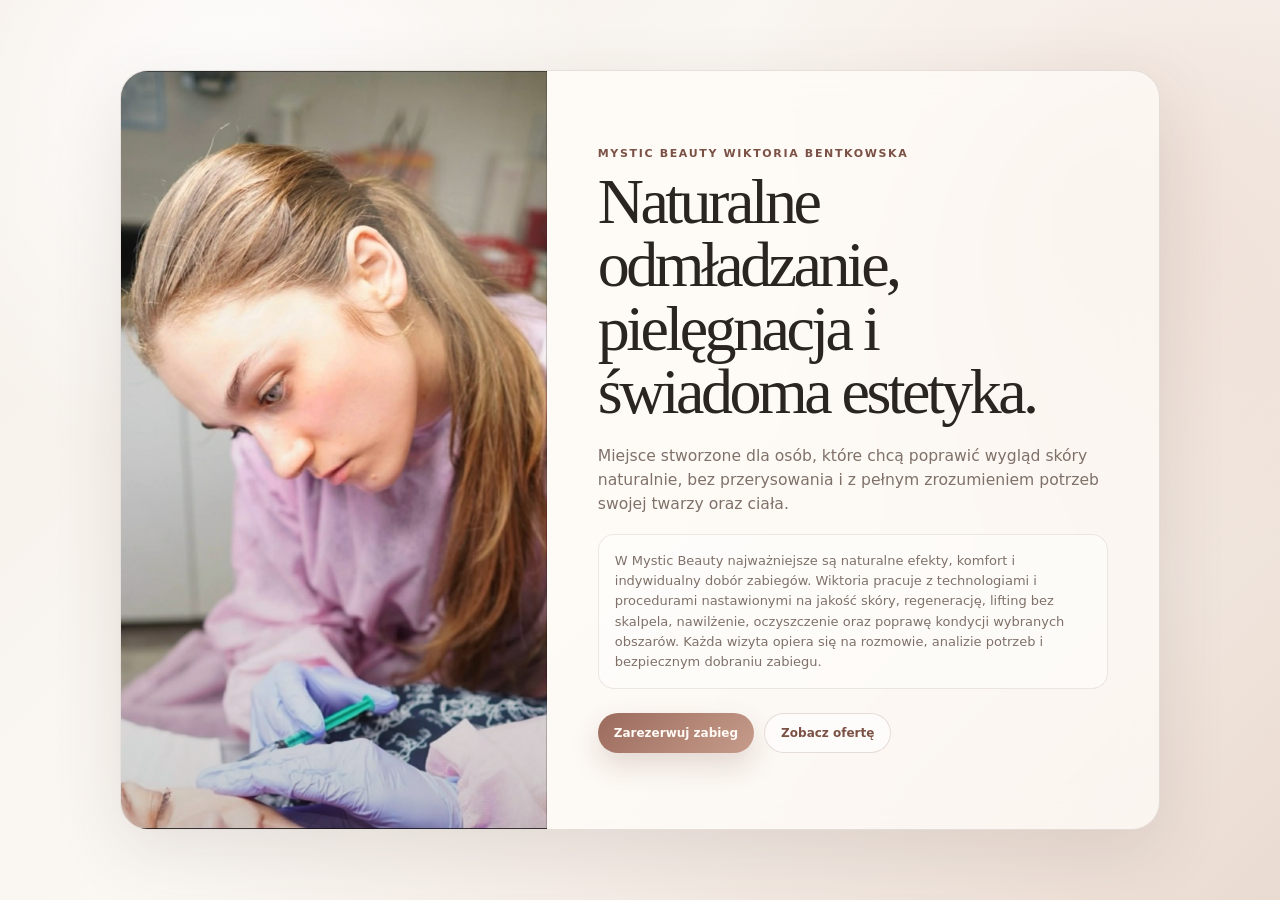
<file: index.html>
<!DOCTYPE html>
<html lang="pl">
<head>
  <meta charset="UTF-8" />
  <meta name="viewport" content="width=device-width, initial-scale=1.0" />

  <title>Mystic Beauty — Naturalne odmładzanie i piękno</title>
  <meta
    name="description"
    content="Mystic Beauty — naturalne odmładzanie, subtelne efekty, bezpieczne procedury i indywidualna konsultacja."
  />

  <link rel="stylesheet" href="style.css" />
</head>

<body data-page="home">
  <main class="home-page">
    <section class="owner-hero">
      <div class="owner-photo-wrap">
        <img
          id="ownerPhoto"
          class="owner-photo"
          src="assets/owner.jpg"
          alt="Właścicielka Mystic Beauty"
        />
      </div>

      <div class="owner-content">
        <p class="section-label" id="ownerKicker">Mystic Beauty</p>

        <h1 id="ownerTitle">
          Naturalne piękno zaczyna się od zaufania.
        </h1>

        <p class="owner-lead" id="ownerLead">
          Subtelne zabiegi, indywidualne podejście i spokojna estetyka dla osób, które chcą wyglądać świeżo, naturalnie i harmonijnie.
        </p>

        <div class="owner-bio-card">
          <p id="ownerBio">
            Tu pojawi się opis właścicielki salonu.
          </p>
        </div>

        <div class="owner-actions">
          <a class="btn btn-primary" href="oferta/">
            Zarezerwuj zabieg
          </a>

          <a class="btn btn-secondary" href="oferta/#services">
            Zobacz ofertę
          </a>
        </div>
      </div>
    </section>
  </main>

  <script src="config.js"></script>
  <script src="app.js"></script>
</body>
</html>
</file>
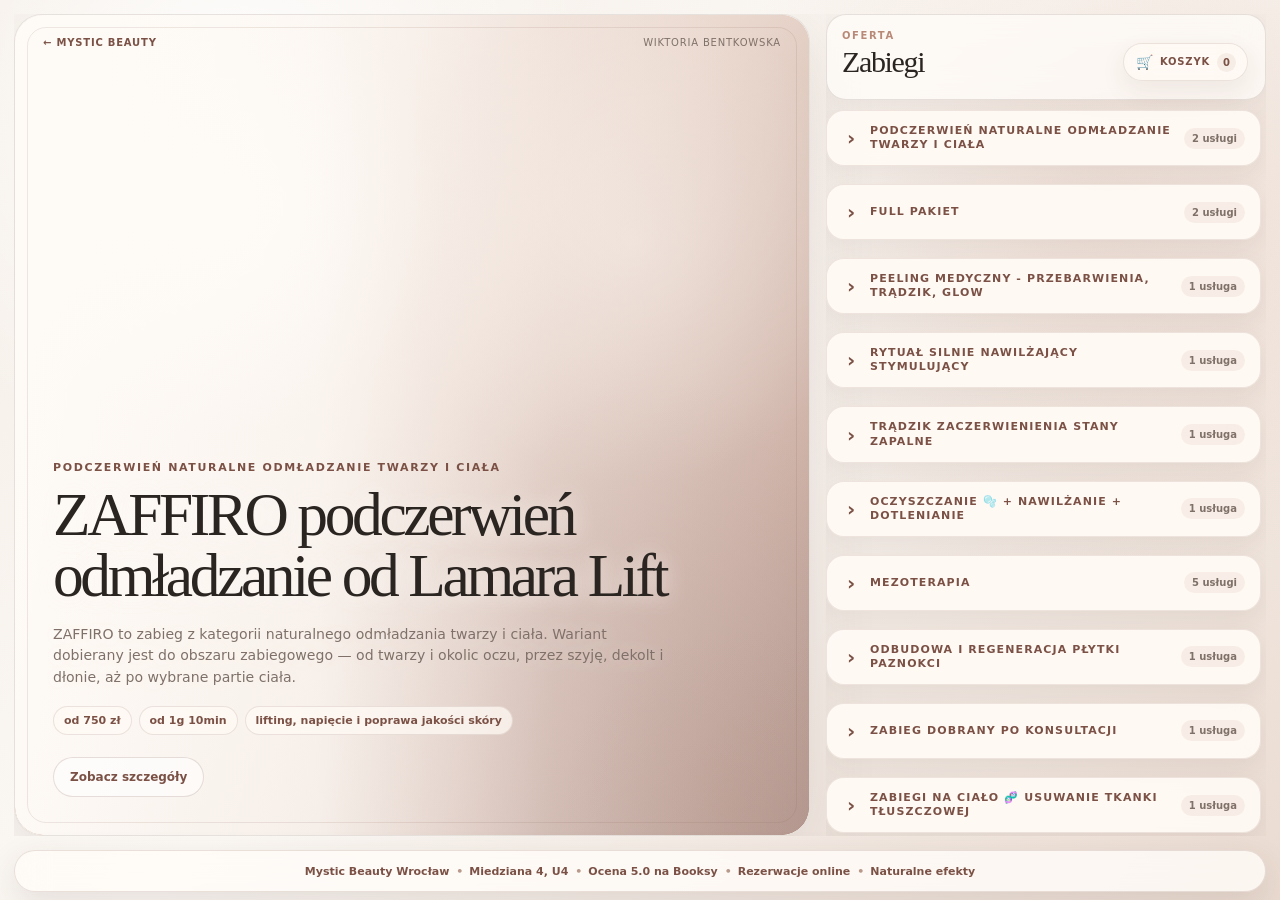
<file: oferta/index.html>
<!DOCTYPE html>
<html lang="pl">
<head>
  <meta charset="UTF-8" />
  <meta name="viewport" content="width=device-width, initial-scale=1.0" />

  <title>Mystic Beauty — Oferta zabiegów</title>
  <meta
    name="description"
    content="Oferta Mystic Beauty — naturalne odmładzanie, stymulatory tkankowe, mezoterapia i zabiegi beauty."
  />

  <link rel="stylesheet" href="../style.css" />
</head>

<body data-page="offer">
  <main class="site-shell">
    <section class="offer-hero" aria-label="Wybrany zabieg">
      <div class="hero-topline">
        <a href="../index.html" class="back-link">← Mystic Beauty</a>
        <span id="brandOwner">Wiktoria Bentkowska</span>
      </div>

      <div class="hero-content" id="heroContent">
        <p class="section-label" id="heroLabel">Oferta</p>

        <h1 id="heroTitle">
          Wybierz zabieg.
        </h1>

        <p class="hero-description" id="heroDescription">
          Po kliknięciu kafelka zobaczysz opis zabiegu, efekt i podstawowe informacje.
        </p>

        <div class="hero-meta" id="heroMeta">
          <span>Naturalne efekty</span>
          <span>Bezpieczne procedury</span>
          <span>Indywidualna konsultacja</span>
        </div>

        <div class="hero-actions">
          <a
            class="btn btn-primary"
            id="primaryButton"
            href="https://www.instagram.com/mysticbeauty.official/"
            target="_blank"
            rel="noopener"
          >
            Rezerwacja przez Instagram
          </a>

          <button class="btn btn-secondary" id="openActiveModal" type="button">
            Zobacz szczegóły
          </button>
        </div>
      </div>
    </section>

    <aside class="services" id="services" aria-label="Lista zabiegów">
      <div class="services-header">
        <p>Oferta</p>
        <h2>Zabiegi</h2>
      </div>

      <div class="service-list" id="serviceList">
        <!-- Kafelki generowane z config.js -->
      </div>
    </aside>
  </main>

  <footer class="info-bar" aria-label="Informacje">
    <div class="info-bar-inner" id="infoBar">
      <!-- Pasek generowany z config.js -->
    </div>
  </footer>

  <div class="modal-backdrop" id="modalBackdrop" aria-hidden="true">
    <section class="service-modal" role="dialog" aria-modal="true" aria-labelledby="modalTitle">
      <button class="modal-close" id="modalClose" type="button" aria-label="Zamknij modal">
        ×
      </button>

      <div class="modal-media" id="modalMedia">
        <video id="modalVideo" controls playsinline></video>
        <div class="modal-video-placeholder" id="modalVideoPlaceholder">
          <span>Video zabiegu</span>
          <small>Tu możesz później dodać film z realizacji lub krótkie intro.</small>
        </div>
      </div>

      <div class="modal-content">
        <p class="section-label" id="modalLabel">Zabieg</p>
        <h3 id="modalTitle">Nazwa zabiegu</h3>
        <p id="modalDescription">Opis zabiegu.</p>

        <div class="modal-details" id="modalDetails">
          <!-- Szczegóły generowane z config.js -->
        </div>

        <a
          class="btn btn-primary modal-reserve"
          id="modalReserveButton"
          href="https://www.instagram.com/mysticbeauty.official/"
          target="_blank"
          rel="noopener"
        >
          Zarezerwuj zabieg
        </a>
      </div>
    </section>
  </div>

  <script src="../config.js"></script>
  <script src="../app.js"></script>
</body>
</html>
</file>
<file: style.css>
:root {
  --bg: #f6f0ea;
  --card: rgba(255, 252, 248, 0.86);
  --card-solid: #fffaf5;

  --text: #2b2522;
  --muted: #7f7169;
  --soft: #b8998b;
  --accent: #b98978;
  --accent-dark: #7b5146;

  --line: rgba(87, 65, 56, 0.14);
  --line-strong: rgba(123, 81, 70, 0.26);

  --shadow: 0 22px 70px rgba(75, 52, 43, 0.12);

  --radius-xl: 28px;
  --radius-lg: 20px;
  --radius-md: 16px;

  --page-padding: 14px;
  --info-height: 42px;
}

/* =========================
   BASE
========================= */

* {
  box-sizing: border-box;
}

html {
  min-height: 100%;
  background: var(--bg);
  scroll-behavior: smooth;
}

body {
  min-height: 100svh;
  margin: 0;
  color: var(--text);
  font-family:
    Inter,
    ui-sans-serif,
    system-ui,
    -apple-system,
    BlinkMacSystemFont,
    "Segoe UI",
    Arial,
    sans-serif;
  background:
    radial-gradient(circle at 18% 12%, rgba(255, 255, 255, 0.95), transparent 28%),
    radial-gradient(circle at 86% 22%, rgba(220, 185, 169, 0.3), transparent 30%),
    linear-gradient(135deg, #f5eee7 0%, #fbf8f4 48%, #eadbd1 100%);
}

body.modal-open {
  overflow: hidden;
}

button,
a,
input {
  font: inherit;
}

button {
  border: 0;
  -webkit-tap-highlight-color: transparent;
}

a {
  color: inherit;
  text-decoration: none;
}

.section-label {
  margin: 0 0 10px;
  color: var(--accent-dark);
  font-size: 11px;
  font-weight: 800;
  letter-spacing: 0.15em;
  text-transform: uppercase;
}

.btn {
  min-height: 40px;
  padding: 10px 16px;
  display: inline-flex;
  align-items: center;
  justify-content: center;
  border-radius: 999px;
  font-size: 12px;
  font-weight: 800;
  cursor: pointer;
  transition:
    transform 0.22s ease,
    box-shadow 0.22s ease,
    background 0.22s ease,
    border-color 0.22s ease;
}

.btn:hover {
  transform: translateY(-2px);
}

.btn-primary {
  color: #fffaf5;
  background: linear-gradient(135deg, #9b6b5d, #c79c8b);
  box-shadow: 0 12px 28px rgba(123, 81, 70, 0.2);
}

.btn-primary:hover {
  box-shadow: 0 16px 34px rgba(123, 81, 70, 0.27);
}

.btn-secondary {
  color: var(--accent-dark);
  border: 1px solid rgba(123, 81, 70, 0.18);
  background: rgba(255, 255, 255, 0.58);
}

.btn-secondary:hover {
  border-color: rgba(123, 81, 70, 0.3);
  background: rgba(255, 255, 255, 0.82);
}

/* =========================
   INDEX — STRONA GŁÓWNA
========================= */

.home-page {
  min-height: 100svh;
  padding: var(--page-padding);
  display: grid;
  place-items: center;
}

.owner-hero {
  width: min(1040px, 100%);
  height: calc(100svh - (var(--page-padding) * 2));
  min-height: 520px;
  max-height: 760px;
  display: grid;
  grid-template-columns: 0.82fr 1.18fr;
  overflow: hidden;
  border: 1px solid var(--line);
  border-radius: var(--radius-xl);
  background: rgba(255, 252, 248, 0.72);
  box-shadow: var(--shadow);
  backdrop-filter: blur(16px);
}

.owner-photo-wrap {
  position: relative;
  height: 100%;
  overflow: hidden;
  background:
    radial-gradient(circle at 50% 22%, rgba(255, 255, 255, 0.88), transparent 28%),
    linear-gradient(135deg, #d8b9aa, #f5eee7);
}

.owner-photo-wrap::after {
  content: "";
  position: absolute;
  inset: 0;
  background:
    linear-gradient(180deg, transparent 52%, rgba(54, 36, 30, 0.22)),
    radial-gradient(circle at 74% 20%, rgba(255, 255, 255, 0.35), transparent 25%);
  pointer-events: none;
}

.owner-photo {
  width: 100%;
  height: 100%;
  display: block;
  object-fit: cover;
}

.owner-content {
  min-height: 0;
  height: 100%;
  padding: clamp(26px, 4vw, 52px);
  display: flex;
  flex-direction: column;
  justify-content: center;
  overflow-y: auto;
}

.owner-content h1 {
  max-width: 640px;
  margin: 0;
  color: var(--text);
  font-family: Georgia, "Times New Roman", serif;
  font-size: clamp(38px, 5vw, 68px);
  font-weight: 400;
  line-height: 0.99;
  letter-spacing: -0.055em;
}

.owner-lead {
  max-width: 590px;
  margin: 20px 0 0;
  color: var(--muted);
  font-size: clamp(15px, 1.22vw, 18px);
  line-height: 1.55;
}

.owner-bio-card {
  max-width: 620px;
  margin-top: 18px;
  padding: 16px;
  border: 1px solid rgba(123, 81, 70, 0.13);
  border-radius: var(--radius-md);
  background: rgba(255, 255, 255, 0.45);
}

.owner-bio-card p {
  margin: 0;
  color: var(--muted);
  font-size: 13px;
  line-height: 1.55;
}

.owner-actions {
  margin-top: 24px;
  display: flex;
  flex-wrap: wrap;
  gap: 10px;
}

/* =========================
   OFERTA — LAYOUT
========================= */

body[data-page="offer"] {
  min-height: 100svh;
  padding: var(--page-padding);
  padding-bottom: calc(var(--info-height) + var(--page-padding) + 8px);
  overflow: hidden;
}

.site-shell {
  width: 100%;
  height: calc(100svh - var(--info-height) - (var(--page-padding) * 2) - 8px);
  display: grid;
  grid-template-columns: minmax(0, 1fr) 440px;
  gap: 16px;
  overflow: hidden;
}

.offer-hero {
  position: relative;
  isolation: isolate;
  height: 100%;
  overflow: hidden;
  display: flex;
  flex-direction: column;
  justify-content: space-between;
  border: 1px solid var(--line);
  border-radius: var(--radius-xl);
  background:
    linear-gradient(135deg, rgba(255, 252, 248, 0.92), rgba(255, 252, 248, 0.68)),
    radial-gradient(circle at 82% 20%, rgba(185, 137, 120, 0.25), transparent 30%),
    radial-gradient(circle at 70% 84%, rgba(255, 255, 255, 0.95), transparent 34%);
  box-shadow: var(--shadow);
}

.offer-hero::before {
  content: "";
  position: absolute;
  inset: 12px;
  z-index: 5;
  border: 1px solid rgba(123, 81, 70, 0.12);
  border-radius: calc(var(--radius-xl) - 9px);
  pointer-events: none;
}

.offer-hero::after {
  content: "";
  position: absolute;
  right: -120px;
  bottom: -160px;
  z-index: 5;
  width: 380px;
  height: 380px;
  border-radius: 999px;
  background: radial-gradient(circle, rgba(185, 137, 120, 0.16), transparent 66%);
  pointer-events: none;
}

.hero-topline {
  position: relative;
  z-index: 10;
  padding: 22px 28px 0;
  display: flex;
  align-items: center;
  justify-content: space-between;
  gap: 18px;
  color: var(--muted);
  font-size: 10px;
  letter-spacing: 0.08em;
  text-transform: uppercase;
}

.back-link {
  color: var(--accent-dark);
  font-weight: 800;
}

.hero-content {
  position: relative;
  z-index: 10;
  max-width: 760px;
  padding: 38px;
  transition:
    opacity 0.18s ease,
    transform 0.18s ease,
    filter 0.18s ease;
}

.hero-content.is-changing {
  opacity: 0;
  transform: translateY(12px);
  filter: blur(3px);
}

.hero-content.is-visible {
  animation: softReveal 0.42s ease both;
}

.hero-content h1 {
  max-width: 700px;
  margin: 0;
  color: var(--text);
  font-family: Georgia, "Times New Roman", serif;
  font-size: clamp(36px, 4.8vw, 66px);
  font-weight: 400;
  line-height: 0.99;
  letter-spacing: -0.055em;
  text-shadow: 0 1px 22px rgba(255, 252, 248, 0.88);
}

.hero-description {
  max-width: 620px;
  margin: 18px 0 0;
  color: var(--muted);
  font-size: clamp(14px, 1.1vw, 17px);
  line-height: 1.52;
  text-shadow: 0 1px 22px rgba(255, 252, 248, 0.88);
}

.hero-meta {
  margin-top: 18px;
  display: flex;
  flex-wrap: wrap;
  gap: 7px;
}

.hero-meta span,
.modal-details span {
  padding: 7px 10px;
  color: var(--accent-dark);
  font-size: 11px;
  font-weight: 800;
  border: 1px solid rgba(123, 81, 70, 0.14);
  border-radius: 999px;
  background: rgba(255, 250, 245, 0.74);
  backdrop-filter: blur(10px);
}

.hero-actions {
  margin-top: 22px;
  display: flex;
  flex-wrap: wrap;
  gap: 10px;
}

/* Usuwamy przycisk zewnętrznej rezerwacji na oferta.html */
body[data-page="offer"] #primaryButton {
  display: none !important;
}

/* =========================
   HERO VIDEO BACKGROUND
========================= */

.offer-hero > .hero-service-preview {
  position: absolute !important;
  inset: 0 !important;
  z-index: 0 !important;
  width: 100% !important;
  height: 100% !important;
  margin: 0 !important;
  overflow: hidden !important;
  border: 0 !important;
  border-radius: inherit !important;
  background:
    radial-gradient(circle at 24% 18%, rgba(255, 255, 255, 0.58), transparent 32%),
    radial-gradient(circle at 82% 30%, rgba(185, 137, 120, 0.22), transparent 34%),
    linear-gradient(135deg, #f7f0eb, #e6d3c8 48%, #b98c7a);
  box-shadow: none !important;
  opacity: 1 !important;
  transform: none !important;
  pointer-events: none !important;
}

.offer-hero > .hero-service-preview::after {
  content: "";
  position: absolute;
  inset: 0;
  z-index: 3;
  background:
    linear-gradient(
      90deg,
      rgba(255, 252, 248, 0.96) 0%,
      rgba(255, 252, 248, 0.88) 38%,
      rgba(255, 252, 248, 0.56) 68%,
      rgba(255, 252, 248, 0.42) 100%
    ),
    radial-gradient(circle at 72% 76%, rgba(123, 81, 70, 0.12), transparent 34%);
  pointer-events: none;
}

.offer-hero > .hero-service-preview::before {
  content: "";
  position: absolute;
  inset: -35%;
  z-index: 4;
  background:
    linear-gradient(
      115deg,
      transparent 0%,
      transparent 38%,
      rgba(255, 250, 245, 0.24) 48%,
      transparent 58%,
      transparent 100%
    );
  transform: translateX(-45%) rotate(4deg);
  animation: offerHeroVideoSweep 8.5s ease-in-out infinite;
  pointer-events: none;
}

.offer-hero .hero-service-video {
  position: absolute !important;
  inset: 0 !important;
  z-index: 1 !important;
  width: 100% !important;
  height: 100% !important;
  aspect-ratio: auto !important;
  object-fit: cover !important;
  opacity: 0.5 !important;
  filter: saturate(0.9) contrast(0.96) brightness(1.03) !important;
  transform: scale(1.04) !important;
  background: transparent !important;
}

.offer-hero .hero-service-preview.has-video .hero-service-video {
  display: block !important;
}

.offer-hero .hero-service-preview.no-video .hero-service-video,
.offer-hero .hero-service-preview.video-blocked .hero-service-video,
.offer-hero .hero-service-preview.video-error .hero-service-video {
  display: none !important;
}

.offer-hero .hero-service-video-placeholder {
  position: absolute !important;
  inset: 0 !important;
  z-index: 1 !important;
  width: 100% !important;
  height: 100% !important;
  min-height: 0 !important;
  aspect-ratio: auto !important;
  padding: 0 !important;
  background:
    radial-gradient(circle at 26% 24%, rgba(255, 255, 255, 0.74), transparent 26%),
    radial-gradient(circle at 78% 28%, rgba(255, 250, 245, 0.38), transparent 28%),
    radial-gradient(circle at 82% 84%, rgba(123, 81, 70, 0.22), transparent 34%),
    linear-gradient(135deg, #f3e7df 0%, #d8b9aa 45%, #a8796a 78%, #7b5146 100%) !important;
}

.offer-hero .hero-service-preview.has-video .hero-service-video-placeholder {
  display: none !important;
}

.offer-hero .hero-service-preview.no-video .hero-service-video-placeholder,
.offer-hero .hero-service-preview.video-blocked .hero-service-video-placeholder,
.offer-hero .hero-service-preview.video-error .hero-service-video-placeholder {
  display: block !important;
}

.hero-content > .hero-service-preview {
  display: none !important;
}

/* =========================
   OFERTA — KATEGORIE
========================= */

.services {
  min-height: 0;
  height: 100%;
  display: grid;
  grid-template-rows: auto minmax(0, 1fr);
  gap: 10px;
  overflow: hidden;
}

.services-header {
  position: relative;
  min-height: 86px;
  padding: 15px 136px 15px 15px;
  border: 1px solid var(--line);
  border-radius: var(--radius-lg);
  background: rgba(255, 252, 248, 0.72);
  box-shadow: 0 14px 40px rgba(75, 52, 43, 0.08);
  backdrop-filter: blur(14px);
}

.services-header p {
  margin: 0 0 4px;
  color: var(--accent);
  font-size: 10px;
  font-weight: 900;
  letter-spacing: 0.16em;
  text-transform: uppercase;
}

.services-header h2 {
  margin: 0;
  color: var(--text);
  font-family: Georgia, "Times New Roman", serif;
  font-size: 30px;
  font-weight: 400;
  letter-spacing: -0.045em;
}

.service-list {
  min-height: 0;
  display: flex;
  flex-direction: column;
  align-content: flex-start;
  gap: 10px;
  overflow-y: auto;
  padding-right: 5px;
  scrollbar-width: thin;
  scrollbar-color: rgba(123, 81, 70, 0.28) transparent;
}

.service-list::-webkit-scrollbar,
.area-list::-webkit-scrollbar,
.checkout-list::-webkit-scrollbar {
  width: 6px;
}

.service-list::-webkit-scrollbar-track,
.area-list::-webkit-scrollbar-track,
.checkout-list::-webkit-scrollbar-track {
  background: transparent;
}

.service-list::-webkit-scrollbar-thumb,
.area-list::-webkit-scrollbar-thumb,
.checkout-list::-webkit-scrollbar-thumb {
  background: rgba(123, 81, 70, 0.22);
  border-radius: 999px;
}

.service-category {
  display: flex;
  flex-direction: column;
  gap: 8px;
}

.service-category-header {
  width: 100%;
  min-height: 56px;
  padding: 13px 15px;
  display: grid;
  grid-template-columns: 18px minmax(0, 1fr) auto;
  align-items: center;
  gap: 10px;
  color: var(--accent-dark);
  text-align: left;
  border: 1px solid rgba(123, 81, 70, 0.13);
  border-radius: 18px;
  background: rgba(255, 250, 245, 0.94);
  box-shadow: 0 10px 26px rgba(75, 52, 43, 0.08);
  backdrop-filter: blur(14px);
  cursor: pointer;
}

.service-category-header::before {
  content: "›";
  display: inline-flex;
  align-items: center;
  justify-content: center;
  color: var(--accent-dark);
  font-size: 20px;
  font-weight: 900;
  line-height: 1;
  transition: transform 0.22s ease;
}

.service-category.is-open .service-category-header::before {
  transform: rotate(90deg);
}

.category-title {
  min-width: 0;
  display: block;
  font-size: 11px;
  font-weight: 900;
  letter-spacing: 0.1em;
  line-height: 1.28;
  text-transform: uppercase;
}

.service-category-header small {
  justify-self: end;
  padding: 5px 8px;
  color: var(--muted);
  font-size: 10px;
  font-weight: 900;
  border-radius: 999px;
  background: rgba(185, 137, 120, 0.1);
}

.service-category-items {
  max-height: 0;
  display: flex;
  flex-direction: column;
  gap: 8px;
  opacity: 0;
  overflow: hidden;
  pointer-events: none;
  transition:
    max-height 0.34s ease,
    opacity 0.22s ease;
}

.service-category.is-open .service-category-items {
  max-height: 1800px;
  opacity: 1;
  pointer-events: auto;
}

/* =========================
   OFERTA — KARTY USŁUG
========================= */

.service-card {
  position: relative;
  flex: 0 0 auto;
  overflow: hidden;
  border: 1px solid var(--line);
  border-radius: 20px;
  background: rgba(255, 252, 248, 0.72);
  box-shadow: 0 10px 28px rgba(75, 52, 43, 0.07);
  backdrop-filter: blur(12px);
  transition:
    transform 0.24s ease,
    box-shadow 0.24s ease,
    border-color 0.24s ease,
    background 0.24s ease;
}

.service-card:hover,
.service-card.is-active {
  transform: translateY(-1px);
  border-color: rgba(123, 81, 70, 0.32);
  background: rgba(255, 250, 245, 0.96);
  box-shadow: 0 18px 48px rgba(75, 52, 43, 0.12);
}

.service-main-button {
  position: relative;
  z-index: 1;
  width: 100%;
  padding: 15px 16px 10px;
  display: grid;
  grid-template-columns: 30px minmax(0, 1fr);
  gap: 10px;
  color: var(--text);
  text-align: left;
  background: transparent;
  cursor: pointer;
}

.service-index {
  color: var(--soft);
  font-size: 12px;
  font-weight: 900;
}

.service-body {
  min-width: 0;
  display: flex;
  flex-direction: column;
  gap: 5px;
}

.service-label {
  color: var(--accent);
  font-size: 9.5px;
  font-weight: 900;
  letter-spacing: 0.12em;
  text-transform: uppercase;
}

.service-body strong {
  color: var(--text);
  font-family: Georgia, "Times New Roman", serif;
  font-size: 20px;
  font-weight: 400;
  line-height: 1.08;
  letter-spacing: -0.035em;
}

.service-body small {
  max-width: 100%;
  color: var(--muted);
  font-size: 12.5px;
  line-height: 1.38;
}

.service-price {
  grid-column: 2;
  width: fit-content;
  margin-top: 5px;
  padding: 6px 9px;
  color: var(--accent-dark);
  font-size: 10.5px;
  font-weight: 900;
  border-radius: 999px;
  background: rgba(185, 137, 120, 0.1);
}

.service-more-button {
  position: relative;
  z-index: 1;
  width: calc(100% - 32px);
  min-height: 32px;
  margin: 0 16px 14px;
  color: var(--accent-dark);
  font-size: 11px;
  font-weight: 900;
  border: 1px solid rgba(123, 81, 70, 0.15);
  border-radius: 999px;
  background: rgba(255, 255, 255, 0.54);
  cursor: pointer;
  transition:
    transform 0.2s ease,
    background 0.2s ease,
    border-color 0.2s ease;
}

.service-more-button:hover {
  transform: translateY(-1px);
  border-color: rgba(123, 81, 70, 0.28);
  background: rgba(255, 255, 255, 0.82);
}

/* =========================
   INFO BAR
========================= */

.info-bar {
  position: fixed;
  left: var(--page-padding);
  right: var(--page-padding);
  bottom: 8px;
  z-index: 20;
  height: var(--info-height);
  overflow: hidden;
  display: flex;
  align-items: center;
  border: 1px solid rgba(123, 81, 70, 0.16);
  border-radius: 999px;
  background: rgba(255, 252, 248, 0.82);
  box-shadow: 0 12px 34px rgba(75, 52, 43, 0.12);
  backdrop-filter: blur(16px);
}

.info-bar-inner {
  width: 100%;
  padding: 0 18px;
  display: flex;
  align-items: center;
  justify-content: center;
  gap: 20px;
  color: var(--accent-dark);
  font-size: 11px;
  font-weight: 800;
  white-space: nowrap;
}

.info-bar-inner span {
  position: relative;
}

.info-bar-inner span:not(:last-child)::after {
  content: "•";
  position: absolute;
  right: -14px;
  color: var(--soft);
}

/* =========================
   MODAL ZABIEGU
========================= */

.modal-backdrop {
  position: fixed;
  inset: 0;
  z-index: 100;
  padding: 14px;
  display: flex;
  align-items: center;
  justify-content: center;
  background: rgba(43, 37, 34, 0);
  opacity: 0;
  pointer-events: none;
  transition:
    opacity 0.3s ease,
    background 0.3s ease,
    backdrop-filter 0.3s ease;
}

.modal-backdrop.is-open {
  opacity: 1;
  pointer-events: auto;
  background: rgba(43, 37, 34, 0.5);
  backdrop-filter: blur(12px);
}

.service-modal {
  position: relative;
  width: min(1040px, calc(100vw - 48px));
  max-height: calc(100svh - 48px);
  overflow: hidden;
  display: grid;
  grid-template-columns: minmax(0, 1.05fr) minmax(320px, 0.95fr);
  grid-template-areas: "content media";
  border: 1px solid rgba(255, 255, 255, 0.34);
  border-radius: 28px;
  background: rgba(255, 250, 245, 0.96);
  box-shadow: 0 34px 120px rgba(31, 20, 16, 0.32);
  transform: translateX(34px) translateY(18px) scale(0.965);
  opacity: 0;
  transition:
    transform 0.46s cubic-bezier(0.18, 0.86, 0.22, 1),
    opacity 0.28s ease;
}

.modal-backdrop.is-open .service-modal {
  transform: translateX(0) translateY(0) scale(1);
  opacity: 1;
}

.modal-backdrop.has-area-modal .service-modal {
  transform: translateX(-28px) scale(0.985);
  opacity: 0.76;
  filter: saturate(0.96);
}

.modal-close {
  position: absolute;
  top: 18px;
  right: 18px;
  z-index: 5;
  width: 38px;
  height: 38px;
  color: var(--accent-dark);
  font-size: 26px;
  line-height: 1;
  border-radius: 999px;
  background: rgba(255, 255, 255, 0.78);
  cursor: pointer;
}

.modal-content {
  grid-area: content;
  min-height: 0;
  max-height: calc(100svh - 48px);
  padding: clamp(34px, 4vw, 54px);
  overflow-y: auto;
  display: flex;
  flex-direction: column;
  justify-content: center;
}

.modal-content h3 {
  max-width: 520px;
  margin: 0;
  color: var(--text);
  font-family: Georgia, "Times New Roman", serif;
  font-size: clamp(42px, 4.8vw, 72px);
  font-weight: 400;
  line-height: 0.96;
  letter-spacing: -0.055em;
}

.modal-content p {
  max-width: 560px;
  margin: 22px 0 0;
  color: var(--muted);
  font-size: 15px;
  line-height: 1.68;
}

.modal-details {
  margin-top: 26px;
  display: flex;
  flex-wrap: wrap;
  gap: 9px;
}

.modal-content .modal-reserve {
  display: none !important;
}

.modal-action-row {
  width: 100%;
  flex-basis: 100%;
  display: grid;
  grid-template-columns: 1fr 1fr;
  gap: 12px;
  margin-top: 12px;
}

.modal-action-row .modal-area-button,
.modal-action-row .modal-question-button {
  position: relative !important;
  width: 100% !important;
  min-height: 44px !important;
  margin: 0 !important;
  align-self: stretch !important;
  display: inline-flex !important;
  align-items: center;
  justify-content: center;
  border-radius: 999px;
  font-size: 12px !important;
  font-weight: 900;
}

.modal-area-button {
  overflow: hidden;
  isolation: isolate;
  color: #fffaf5;
  background: linear-gradient(135deg, #9b6b5d, #c79c8b);
  box-shadow: 0 14px 32px rgba(123, 81, 70, 0.2);
  cursor: pointer;
  animation: areaButtonPulse 2.8s ease-in-out infinite;
}

.modal-area-button::after {
  content: "";
  position: absolute;
  top: -35%;
  left: -40%;
  z-index: -1;
  width: 34%;
  height: 170%;
  background: linear-gradient(90deg, transparent, rgba(255, 250, 245, 0.34), transparent);
  transform: skewX(-18deg) translateX(-120%);
  opacity: 0;
}

.modal-backdrop.is-open .modal-area-button::after {
  animation: areaButtonSweep 2.9s ease-in-out infinite;
}

.modal-question-button {
  color: var(--accent-dark);
  border: 1px solid rgba(123, 81, 70, 0.18);
  background: rgba(255, 255, 255, 0.58);
}

.modal-media {
  grid-area: media;
  min-height: 100%;
  overflow: hidden;
  background: linear-gradient(135deg, #cda897, #8d665a);
}

.modal-media video {
  width: 100%;
  height: 100%;
  display: none;
  object-fit: cover;
}

.modal-video-placeholder {
  position: relative;
  width: 100%;
  height: 100%;
  min-height: 100%;
  padding: 34px;
  display: flex;
  flex-direction: column;
  justify-content: flex-end;
  color: #fffaf5;
  background:
    linear-gradient(180deg, rgba(43, 37, 34, 0.04), rgba(43, 37, 34, 0.34)),
    radial-gradient(circle at 30% 25%, rgba(255, 255, 255, 0.42), transparent 28%),
    linear-gradient(135deg, #cda897, #8d665a);
}

.modal-video-placeholder::before {
  content: "";
  position: absolute;
  inset: 22px;
  border: 1px solid rgba(255, 250, 245, 0.26);
  border-radius: 24px;
  pointer-events: none;
}

.modal-video-placeholder span {
  font-family: Georgia, "Times New Roman", serif;
  font-size: 38px;
  line-height: 1;
  letter-spacing: -0.04em;
}

.modal-video-placeholder small {
  max-width: 360px;
  margin-top: 12px;
  color: rgba(255, 250, 245, 0.82);
  font-size: 13px;
  line-height: 1.5;
}

/* =========================
   MODAL OBSZARÓW — PRAWY PANEL
========================= */

.area-modal-backdrop {
  position: fixed;
  inset: 0;
  z-index: 130;
  padding: 22px;
  display: flex;
  align-items: center;
  justify-content: flex-end;
  background: rgba(43, 37, 34, 0);
  opacity: 0;
  pointer-events: none;
  transition:
    opacity 0.26s ease,
    background 0.26s ease;
}

.area-modal-backdrop.is-open {
  opacity: 1;
  pointer-events: auto;
  background: rgba(43, 37, 34, 0.18);
}

.area-modal {
  position: relative;
  width: min(620px, calc(100vw - 44px));
  max-height: calc(100svh - 44px);
  overflow: hidden;
  display: grid;
  grid-template-rows: auto minmax(0, 1fr) auto;
  border: 1px solid rgba(255, 255, 255, 0.36);
  border-radius: 28px;
  background: rgba(255, 250, 245, 0.98);
  box-shadow: 0 34px 110px rgba(31, 20, 16, 0.3);
  transform: translateX(90px) scale(0.97);
  transition:
    transform 0.34s cubic-bezier(0.18, 0.86, 0.22, 1),
    opacity 0.26s ease;
}

.area-modal-backdrop.is-open .area-modal {
  transform: translateX(0) scale(1);
}

.area-modal-close,
.checkout-modal-close {
  position: absolute;
  top: 14px;
  right: 14px;
  z-index: 5;
  width: 38px;
  height: 38px;
  color: var(--accent-dark);
  font-size: 26px;
  line-height: 1;
  border-radius: 999px;
  background: rgba(255, 255, 255, 0.78);
  cursor: pointer;
}

.area-modal-header {
  position: relative;
  padding: 26px 30px 16px;
  padding-right: 280px;
  border-bottom: 1px solid rgba(123, 81, 70, 0.12);
  background:
    radial-gradient(circle at 88% 8%, rgba(185, 137, 120, 0.14), transparent 34%),
    rgba(255, 250, 245, 0.98);
}

.area-modal-header h3 {
  max-width: 360px;
  margin: 0;
  color: var(--text);
  font-family: Georgia, "Times New Roman", serif;
  font-size: clamp(28px, 2.8vw, 40px);
  font-weight: 400;
  line-height: 1;
  letter-spacing: -0.045em;
}

.area-modal-header span {
  display: inline-flex;
  width: fit-content;
  margin-top: 14px;
  padding: 7px 10px;
  color: var(--accent-dark);
  font-size: 11px;
  font-weight: 900;
  border-radius: 999px;
  background: rgba(185, 137, 120, 0.1);
}

.area-search {
  position: absolute;
  right: 30px;
  bottom: 18px;
  width: 220px;
  margin-top: 0;
  display: grid;
  gap: 5px;
}

.area-search span {
  color: var(--accent-dark);
  font-size: 8.5px;
  font-weight: 900;
  letter-spacing: 0.13em;
  line-height: 1;
  text-transform: uppercase;
  opacity: 0.72;
}

.area-search input {
  width: 100%;
  min-height: 30px;
  padding: 0 11px;
  color: var(--text);
  font-size: 11px;
  border: 1px solid rgba(123, 81, 70, 0.14);
  border-radius: 999px;
  outline: none;
  background: rgba(255, 255, 255, 0.5);
  box-shadow: none;
  transition:
    min-height 0.22s ease,
    border-color 0.22s ease,
    background 0.22s ease,
    box-shadow 0.22s ease;
}

.area-search input::placeholder {
  color: rgba(127, 113, 105, 0.64);
}

.area-search:focus-within {
  width: 250px;
}

.area-search:focus-within input {
  min-height: 34px;
  font-size: 12px;
  border-color: rgba(123, 81, 70, 0.3);
  background: rgba(255, 255, 255, 0.88);
  box-shadow: 0 8px 22px rgba(75, 52, 43, 0.08);
}

.area-list {
  min-height: 0;
  padding: 16px 18px 18px;
  overflow-y: auto;
  display: flex;
  flex-direction: column;
  gap: 12px;
}

.area-card {
  position: relative;
  min-height: auto;
  padding: 15px;
  display: grid;
  grid-template-columns: minmax(0, 1fr) auto;
  grid-template-areas:
    "name price"
    "add add";
  gap: 11px 12px;
  align-items: start;
  border: 1px solid rgba(123, 81, 70, 0.16);
  border-radius: 20px;
  background:
    radial-gradient(circle at 12% 10%, rgba(255, 255, 255, 0.9), transparent 28%),
    rgba(255, 255, 255, 0.58);
  cursor: pointer;
  overflow: visible;
  transition:
    transform 0.2s ease,
    box-shadow 0.2s ease,
    border-color 0.2s ease,
    background 0.2s ease;
}

.area-card:hover,
.area-card.is-selected {
  transform: translateY(-2px);
  border-color: rgba(123, 81, 70, 0.38);
  background:
    radial-gradient(circle at 12% 10%, rgba(255, 255, 255, 0.96), transparent 28%),
    rgba(255, 250, 245, 0.94);
  box-shadow:
    0 18px 42px rgba(75, 52, 43, 0.14),
    inset 0 0 0 1px rgba(123, 81, 70, 0.1);
}

.area-card.is-selected::after {
  content: "✓";
  position: absolute;
  top: 14px;
  right: 14px;
  width: 26px;
  height: 26px;
  display: grid;
  place-items: center;
  color: #fffaf5;
  font-size: 13px;
  font-weight: 900;
  border-radius: 999px;
  background: var(--accent-dark);
}

.area-card-main {
  grid-area: name;
  min-width: 0;
}

.area-card strong {
  display: block;
  max-width: 100%;
  white-space: normal;
  overflow-wrap: anywhere;
  color: var(--text);
  font-family: Georgia, "Times New Roman", serif;
  font-size: clamp(19px, 1.6vw, 24px);
  font-weight: 400;
  line-height: 1.15;
  letter-spacing: -0.035em;
}

.area-card small {
  display: block;
  margin-top: 8px;
  color: var(--muted);
  font-size: 12px;
  line-height: 1.35;
}

.area-card-price {
  grid-area: price;
  align-self: start;
  justify-self: end;
  padding: 7px 9px;
  color: var(--accent-dark);
  font-size: 11px;
  font-weight: 900;
  white-space: nowrap;
  border-radius: 999px;
  background: rgba(185, 137, 120, 0.13);
}

.area-add-button {
  grid-area: add;
  width: 100%;
  min-height: 36px;
  color: #fffaf5;
  font-size: 12px;
  font-weight: 900;
  border-radius: 999px;
  background: linear-gradient(135deg, #9b6b5d, #c79c8b);
  cursor: pointer;
}

.area-card.is-selected .area-add-button {
  background: linear-gradient(135deg, #6f4a41, #a77868);
}

.area-empty {
  padding: 18px;
  color: var(--muted);
  font-size: 13px;
  line-height: 1.45;
  border: 1px dashed rgba(123, 81, 70, 0.22);
  border-radius: 18px;
  background: rgba(255, 255, 255, 0.42);
}

.area-cart-bar {
  position: sticky;
  bottom: 0;
  z-index: 4;
  padding: 14px 18px;
  display: grid;
  grid-template-columns: minmax(0, 1fr);
  gap: 10px;
  border-top: 1px solid rgba(123, 81, 70, 0.14);
  background: rgba(255, 250, 245, 0.96);
  backdrop-filter: blur(16px);
}

.area-cart-info strong {
  display: block;
  color: var(--accent-dark);
  font-size: 13px;
  font-weight: 900;
}

.area-cart-info small {
  display: block;
  margin-top: 3px;
  color: var(--muted);
  font-size: 11px;
  line-height: 1.35;
}

.area-cart-actions {
  display: grid;
  grid-template-columns: 1fr 1fr;
  gap: 10px;
}

.area-cart-more,
.area-cart-finalize {
  min-height: 40px;
  padding: 0 14px;
  font-size: 12px;
  font-weight: 900;
  border-radius: 999px;
  cursor: pointer;
}

.area-cart-more {
  color: var(--accent-dark);
  border: 1px solid rgba(123, 81, 70, 0.16);
  background: rgba(255, 255, 255, 0.66);
}

.area-cart-finalize {
  color: #fffaf5;
  background: linear-gradient(135deg, #9b6b5d, #c79c8b);
}

.area-cart-more:disabled,
.area-cart-finalize:disabled {
  cursor: not-allowed;
  opacity: 0.45;
}

/* =========================
   CHECKOUT
========================= */

.checkout-modal-backdrop {
  position: fixed;
  inset: 0;
  z-index: 160;
  padding: 22px;
  display: flex;
  align-items: center;
  justify-content: center;
  background: rgba(43, 37, 34, 0);
  opacity: 0;
  pointer-events: none;
  transition:
    opacity 0.26s ease,
    background 0.26s ease;
}

.checkout-modal-backdrop.is-open {
  opacity: 1;
  pointer-events: auto;
  background: rgba(43, 37, 34, 0.34);
  backdrop-filter: blur(10px);
}

.checkout-modal {
  position: relative;
  width: min(720px, 100%);
  max-height: calc(100svh - 44px);
  overflow: hidden;
  display: grid;
  grid-template-rows: auto minmax(0, 1fr) auto auto auto;
  border: 1px solid rgba(255, 255, 255, 0.36);
  border-radius: 28px;
  background: rgba(255, 250, 245, 0.98);
  box-shadow: 0 34px 110px rgba(31, 20, 16, 0.3);
  transform: translateY(34px) scale(0.97);
  transition: transform 0.34s cubic-bezier(0.18, 0.86, 0.22, 1);
}

.checkout-modal-backdrop.is-open .checkout-modal {
  transform: translateY(0) scale(1);
}

.checkout-header {
  padding: 34px 34px 20px;
  border-bottom: 1px solid rgba(123, 81, 70, 0.12);
}

.checkout-header h3 {
  margin: 0;
  color: var(--text);
  font-family: Georgia, "Times New Roman", serif;
  font-size: clamp(34px, 4vw, 56px);
  font-weight: 400;
  line-height: 0.98;
  letter-spacing: -0.045em;
}

.checkout-header span {
  display: inline-flex;
  width: fit-content;
  margin-top: 14px;
  padding: 7px 10px;
  color: var(--accent-dark);
  font-size: 11px;
  font-weight: 900;
  border-radius: 999px;
  background: rgba(185, 137, 120, 0.1);
}

.checkout-list {
  min-height: 0;
  padding: 18px;
  overflow-y: auto;
  display: flex;
  flex-direction: column;
  gap: 10px;
}

.checkout-item {
  padding: 14px;
  display: grid;
  grid-template-columns: minmax(0, 1fr) auto;
  gap: 10px;
  border: 1px solid rgba(123, 81, 70, 0.13);
  border-radius: 18px;
  background: rgba(255, 255, 255, 0.52);
}

.checkout-item strong {
  display: block;
  color: var(--text);
  font-family: Georgia, "Times New Roman", serif;
  font-size: 19px;
  font-weight: 400;
  line-height: 1.12;
}

.checkout-item small,
.checkout-item em {
  display: block;
  margin-top: 5px;
  color: var(--muted);
  font-size: 12px;
  font-style: normal;
  line-height: 1.35;
}

.checkout-item > span {
  align-self: start;
  padding: 7px 9px;
  color: var(--accent-dark);
  font-size: 11px;
  font-weight: 900;
  white-space: nowrap;
  border-radius: 999px;
  background: rgba(185, 137, 120, 0.1);
}

.checkout-remove {
  grid-column: 1 / -1;
  width: fit-content;
  color: var(--accent-dark);
  font-size: 11px;
  font-weight: 900;
  border-radius: 999px;
  background: transparent;
  cursor: pointer;
}

.checkout-form-preview {
  padding: 0 18px 18px;
  display: grid;
  gap: 10px;
}

.checkout-form-preview label {
  display: grid;
  gap: 6px;
}

.checkout-form-preview label span {
  color: var(--accent-dark);
  font-size: 11px;
  font-weight: 900;
}

.checkout-form-preview input[type="text"] {
  width: 100%;
  min-height: 40px;
  padding: 0 13px;
  color: var(--muted);
  border: 1px solid rgba(123, 81, 70, 0.14);
  border-radius: 999px;
  background: rgba(255, 255, 255, 0.58);
}

.checkout-terms {
  display: grid !important;
  grid-template-columns: auto minmax(0, 1fr);
  gap: 10px;
  align-items: start;
  padding: 13px;
  border: 1px solid rgba(123, 81, 70, 0.13);
  border-radius: 18px;
  background: rgba(255, 255, 255, 0.42);
}

.checkout-terms input {
  margin-top: 2px;
}

.checkout-terms span {
  color: var(--muted) !important;
  font-size: 12px !important;
  line-height: 1.45;
}

.checkout-terms a {
  color: var(--accent-dark);
  font-weight: 900;
  text-decoration: underline;
  text-underline-offset: 3px;
}

.checkout-actions {
  padding: 0 18px 18px;
  display: flex;
  gap: 10px;
  flex-wrap: wrap;
}

.checkout-submit.is-disabled {
  pointer-events: none;
  opacity: 0.45;
}

.checkout-clear,
.checkout-back {
  min-width: 150px;
}

.checkout-note {
  margin: 0;
  padding: 0 18px 22px;
  color: var(--muted);
  font-size: 11px;
  line-height: 1.4;
}

/* =========================
   FLOATING CART
========================= */

.floating-cart-button {
  position: fixed;
  top: calc(var(--page-padding) + 48px);
  right: calc(var(--page-padding) + 18px);
  bottom: auto;
  z-index: 95;
  min-height: 38px;
  padding: 7px 11px 7px 12px;
  display: inline-grid;
  grid-template-columns: auto auto auto;
  align-items: center;
  gap: 7px;
  color: var(--accent-dark);
  border: 1px solid rgba(123, 81, 70, 0.14);
  border-radius: 999px;
  background: rgba(255, 250, 245, 0.78);
  box-shadow: 0 10px 26px rgba(75, 52, 43, 0.08);
  backdrop-filter: blur(14px);
  cursor: pointer;
  transform: translateY(-50%);
  transition:
    border-color 0.22s ease,
    background 0.22s ease,
    box-shadow 0.22s ease;
}

.floating-cart-button:hover {
  transform: translateY(calc(-50% - 1px));
  border-color: rgba(123, 81, 70, 0.24);
  background: rgba(255, 250, 245, 0.96);
  box-shadow: 0 14px 34px rgba(75, 52, 43, 0.12);
}

.floating-cart-button.has-items {
  color: var(--accent-dark);
  border-color: rgba(123, 81, 70, 0.24);
  background: rgba(255, 250, 245, 0.96);
  box-shadow:
    0 14px 36px rgba(75, 52, 43, 0.13),
    inset 0 0 0 1px rgba(185, 137, 120, 0.12);
}

.floating-cart-icon {
  font-size: 14px;
  line-height: 1;
}

.floating-cart-label {
  font-size: 10px;
  font-weight: 900;
  letter-spacing: 0.08em;
  line-height: 1;
  text-transform: uppercase;
}

.floating-cart-count {
  min-width: 19px;
  height: 19px;
  padding: 0 6px;
  display: inline-grid;
  place-items: center;
  color: var(--accent-dark);
  font-size: 10px;
  font-weight: 900;
  border-radius: 999px;
  background: rgba(185, 137, 120, 0.12);
}

.floating-cart-button.has-items .floating-cart-count {
  color: #fffaf5;
  background: var(--accent-dark);
}

.floating-cart-button.is-shaking {
  animation: floatingCartShakeByMargin 0.42s ease both !important;
}

/* =========================
   ANIMATIONS
========================= */

@keyframes softReveal {
  0% {
    opacity: 0;
    transform: translateY(14px);
    filter: blur(3px);
  }

  100% {
    opacity: 1;
    transform: translateY(0);
    filter: blur(0);
  }
}

@keyframes areaButtonPulse {
  0%,
  100% {
    transform: translateY(0);
    box-shadow: 0 12px 28px rgba(123, 81, 70, 0.2);
  }

  50% {
    transform: translateY(-2px);
    box-shadow: 0 20px 46px rgba(123, 81, 70, 0.32);
  }
}

@keyframes areaButtonSweep {
  0% {
    opacity: 0;
    transform: skewX(-18deg) translateX(-120%);
  }

  18% {
    opacity: 1;
  }

  42% {
    opacity: 0;
    transform: skewX(-18deg) translateX(480%);
  }

  100% {
    opacity: 0;
    transform: skewX(-18deg) translateX(480%);
  }
}

@keyframes floatingCartShakeByMargin {
  0%,
  100% {
    margin-right: 0;
  }

  25% {
    margin-right: 4px;
  }

  55% {
    margin-right: -4px;
  }

  80% {
    margin-right: 2px;
  }
}

@keyframes offerHeroVideoSweep {
  0% {
    transform: translateX(-48%) rotate(4deg);
    opacity: 0;
  }

  18% {
    opacity: 0.55;
  }

  48% {
    transform: translateX(48%) rotate(4deg);
    opacity: 0;
  }

  100% {
    transform: translateX(48%) rotate(4deg);
    opacity: 0;
  }
}

/* =========================
   LOW LAPTOP
========================= */

@media (min-width: 761px) and (max-height: 760px) {
  :root {
    --page-padding: 10px;
    --info-height: 38px;
    --radius-xl: 22px;
    --radius-lg: 16px;
  }

  .owner-hero {
    width: min(980px, 100%);
    min-height: 500px;
    max-height: calc(100svh - (var(--page-padding) * 2));
    grid-template-columns: 0.76fr 1.24fr;
  }

  .owner-content {
    padding: 28px 36px;
  }

  .owner-content h1 {
    font-size: clamp(34px, 4.6vw, 56px);
    line-height: 1;
  }

  .owner-lead {
    margin-top: 14px;
    font-size: 14px;
    line-height: 1.48;
  }

  .owner-bio-card {
    margin-top: 14px;
    padding: 13px;
  }

  .owner-bio-card p {
    font-size: 12px;
    line-height: 1.45;
  }

  .owner-actions {
    margin-top: 16px;
  }

  .site-shell {
    grid-template-columns: minmax(0, 1fr) 420px;
    gap: 10px;
  }

  .hero-content {
    padding: 30px;
  }

  .hero-content h1 {
    font-size: clamp(32px, 4.2vw, 54px);
  }

  .service-category-header {
    min-height: 50px;
    padding: 11px 13px;
  }

  .category-title {
    font-size: 10px;
  }

  .service-main-button {
    padding: 12px 13px 8px;
  }

  .service-body strong {
    font-size: 18px;
  }

  .service-body small {
    font-size: 11.5px;
  }

  .services-header {
    min-height: 76px;
    padding-right: 124px;
  }

  .floating-cart-button {
    top: calc(var(--page-padding) + 42px);
    right: calc(var(--page-padding) + 14px);
    min-height: 34px;
    padding: 6px 10px;
  }

  .floating-cart-label {
    font-size: 9px;
  }

  .floating-cart-icon {
    font-size: 13px;
  }

  .floating-cart-count {
    min-width: 18px;
    height: 18px;
    font-size: 9px;
  }

  .area-modal-header {
    padding: 22px 26px 14px;
    padding-right: 255px;
  }

  .area-modal-header h3 {
    max-width: 330px;
    font-size: clamp(25px, 2.4vw, 34px);
  }

  .area-search {
    right: 26px;
    bottom: 15px;
    width: 205px;
  }

  .area-search:focus-within {
    width: 230px;
  }

  .area-search input {
    min-height: 28px;
    font-size: 10.5px;
  }

  .area-search:focus-within input {
    min-height: 32px;
    font-size: 11.5px;
  }
}

/* =========================
   TABLET
========================= */

@media (max-width: 1180px) {
  body[data-page="offer"] {
    overflow: auto;
  }

  .site-shell {
    height: auto;
    min-height: auto;
    grid-template-columns: 1fr;
    overflow: visible;
  }

  .offer-hero {
    min-height: 500px;
    height: auto;
  }

  .offer-hero > .hero-service-preview::after {
    background:
      linear-gradient(
        180deg,
        rgba(255, 252, 248, 0.92) 0%,
        rgba(255, 252, 248, 0.82) 52%,
        rgba(255, 252, 248, 0.62) 100%
      ),
      radial-gradient(circle at 72% 78%, rgba(123, 81, 70, 0.1), transparent 34%);
  }

  .services {
    height: auto;
    overflow: visible;
  }

  .service-list {
    overflow: visible;
    padding-right: 0;
  }

  .owner-hero {
    height: auto;
    max-height: none;
    grid-template-columns: 1fr;
  }

  .owner-photo-wrap {
    min-height: 380px;
  }

  .owner-content {
    overflow: visible;
  }

  .floating-cart-button {
    top: 14px;
    right: 14px;
    bottom: auto;
    z-index: 95;
    transform: none;
  }

  .floating-cart-button:hover {
    transform: translateY(-1px);
  }
}

/* =========================
   MOBILE
========================= */

@media (max-width: 760px) {
  :root {
    --info-height: 52px;
    --page-padding: 10px;
    --radius-xl: 24px;
    --radius-lg: 20px;
  }

  .home-page {
    padding: var(--page-padding);
  }

  .owner-hero {
    width: 100%;
    min-height: auto;
    border-radius: var(--radius-xl);
  }

  .owner-photo-wrap {
    min-height: 380px;
  }

  .owner-content {
    padding: 34px 24px;
  }

  .owner-content h1 {
    font-size: clamp(42px, 14vw, 64px);
  }

  .owner-lead {
    font-size: 16px;
  }

  .owner-bio-card p {
    font-size: 14px;
  }

  .owner-actions {
    flex-direction: column;
  }

  body[data-page="offer"] {
    padding: var(--page-padding);
    padding-bottom: calc(var(--info-height) + 18px);
    overflow: auto;
  }

  .site-shell {
    gap: 12px;
  }

  .offer-hero {
    min-height: 520px;
    border-radius: var(--radius-xl);
  }

  .offer-hero::before {
    inset: 10px;
    border-radius: 18px;
  }

  .hero-topline {
    padding: 24px 22px 0;
    align-items: flex-start;
    flex-direction: column;
    gap: 6px;
    font-size: 11px;
  }

  .hero-content {
    padding: 42px 24px 30px;
  }

  .hero-content h1 {
    font-size: clamp(43px, 15vw, 68px);
  }

  .hero-description {
    margin-top: 22px;
    font-size: 16px;
  }

  .hero-actions,
  .owner-actions {
    flex-direction: column;
  }

  .btn {
    width: 100%;
    min-height: 44px;
    font-size: 13px;
  }

  .services-header {
    min-height: auto;
    padding: 22px;
  }

  .services-header h2 {
    font-size: 33px;
  }

  .service-category-header {
    min-height: 58px;
  }

  .category-title {
    font-size: 10.5px;
  }

  .service-main-button {
    padding: 18px 18px 14px;
  }

  .service-body strong {
    font-size: 23px;
  }

  .service-body small {
    font-size: 13px;
    line-height: 1.42;
  }

  .service-more-button {
    width: calc(100% - 36px);
    margin: 0 18px 18px;
  }

  .info-bar {
    left: var(--page-padding);
    right: var(--page-padding);
    bottom: 8px;
    border-radius: 18px;
  }

  .info-bar-inner {
    justify-content: flex-start;
    overflow-x: auto;
    padding: 0 16px;
    gap: 24px;
    scrollbar-width: none;
  }

  .info-bar-inner::-webkit-scrollbar {
    display: none;
  }

  .modal-backdrop,
  .area-modal-backdrop,
  .checkout-modal-backdrop {
    padding: 10px;
    align-items: flex-end;
  }

  .service-modal {
    width: 100%;
    max-height: calc(100svh - 20px);
    grid-template-columns: 1fr;
    grid-template-areas:
      "media"
      "content";
    border-radius: 26px;
  }

  .modal-media {
    min-height: 260px;
  }

  .modal-video-placeholder {
    min-height: 260px;
    padding: 24px;
  }

  .modal-video-placeholder span {
    font-size: 34px;
  }

  .modal-content {
    max-height: none;
    padding: 34px 24px 28px;
    justify-content: flex-start;
  }

  .modal-content h3 {
    font-size: clamp(38px, 13vw, 58px);
  }

  .modal-action-row {
    grid-template-columns: 1fr;
    gap: 10px;
  }

  .area-modal-backdrop {
    justify-content: center;
  }

  .area-modal,
  .checkout-modal {
    width: 100%;
    max-height: calc(100svh - 20px);
    border-radius: 24px;
    transform: translateY(80px) scale(0.98);
  }

  .area-modal-backdrop.is-open .area-modal,
  .checkout-modal-backdrop.is-open .checkout-modal {
    transform: translateY(0) scale(1);
  }

  .area-modal-header,
  .checkout-header {
    padding: 24px 22px 14px;
    padding-right: 22px;
  }

  .area-modal-header h3 {
    max-width: 100%;
    font-size: clamp(30px, 10vw, 46px);
  }

  .area-search {
    position: static;
    width: 100%;
    margin-top: 12px;
  }

  .area-search:focus-within {
    width: 100%;
  }

  .area-search input {
    min-height: 34px;
    font-size: 12px;
  }

  .area-list {
    padding: 14px 14px 18px;
  }

  .area-card {
    grid-template-columns: 1fr;
    grid-template-areas:
      "name"
      "price"
      "add";
  }

  .area-card-price {
    justify-self: start;
  }

  .area-cart-actions {
    grid-template-columns: 1fr;
  }

  .checkout-list {
    padding: 14px;
  }

  .checkout-form-preview {
    padding: 0 14px 14px;
  }

  .checkout-actions {
    padding: 0 14px 14px;
  }

  .checkout-actions .btn {
    width: 100%;
  }

  .checkout-note {
    padding: 0 14px 18px;
  }

  .floating-cart-button {
    top: 14px;
    right: 14px;
    min-height: 42px;
    padding: 8px 10px;
  }

  .floating-cart-label {
    display: none;
  }

  .floating-cart-icon {
    font-size: 18px;
  }
}

/* =========================
   ACCESSIBILITY
========================= */

@media (prefers-reduced-motion: reduce) {
  html {
    scroll-behavior: auto;
  }

  .hero-content,
  .service-card,
  .service-more-button,
  .btn,
  .modal-backdrop,
  .service-modal,
  .area-modal-backdrop,
  .area-modal,
  .checkout-modal-backdrop,
  .checkout-modal,
  .modal-area-button,
  .floating-cart-button,
  .offer-hero > .hero-service-preview::before {
    transition: none;
    animation: none;
  }
}

/* =========================
   GITHUB PAGES MOBILE FIX — MODAL SCROLL
   Naprawia scrollowanie modali na telefonie po publikacji
========================= */

@media (max-width: 760px) {
  html,
  body {
    min-height: 100%;
  }

  body.modal-open {
    overflow: hidden;
    touch-action: none;
  }

  .modal-backdrop,
  .area-modal-backdrop,
  .checkout-modal-backdrop {
    overflow-y: auto !important;
    overflow-x: hidden !important;
    -webkit-overflow-scrolling: touch;
    align-items: flex-start !important;
    padding: 10px !important;
  }

  .modal-backdrop.is-open,
  .area-modal-backdrop.is-open,
  .checkout-modal-backdrop.is-open {
    touch-action: pan-y;
  }

  .service-modal {
    width: 100% !important;
    max-height: none !important;
    min-height: auto !important;
    margin: 0 auto 18px !important;
    overflow: visible !important;
    display: grid !important;
    grid-template-columns: 1fr !important;
    grid-template-areas:
      "media"
      "content" !important;
    border-radius: 24px !important;
  }

  .modal-media {
    min-height: 220px !important;
    max-height: 260px !important;
  }

  .modal-video-placeholder {
    min-height: 220px !important;
  }

  .modal-content {
    max-height: none !important;
    overflow: visible !important;
    padding: 30px 22px 28px !important;
    justify-content: flex-start !important;
  }

  .modal-content h3 {
    font-size: clamp(34px, 12vw, 54px) !important;
  }

  .modal-content p {
    font-size: 14px !important;
    line-height: 1.58 !important;
  }

  .modal-details {
    max-height: none !important;
    overflow: visible !important;
  }

  .area-modal,
  .checkout-modal {
    width: 100% !important;
    max-height: calc(100dvh - 20px) !important;
    margin: 0 auto 18px !important;
    overflow: hidden !important;
  }

  .area-list {
    max-height: calc(100dvh - 300px) !important;
    overflow-y: auto !important;
    -webkit-overflow-scrolling: touch;
  }

  .checkout-list {
    max-height: calc(100dvh - 390px) !important;
    overflow-y: auto !important;
    -webkit-overflow-scrolling: touch;
  }

  .area-cart-bar {
    position: sticky !important;
    bottom: 0 !important;
  }

  .checkout-actions {
    padding-bottom: 22px !important;
  }
}

/* =========================
   ETAP FORM FIX 1 — LAPTOP + FORM STABILITY
   - checkout mieści przyciski na laptopie
   - formularz jest bardziej kompaktowy
   - mobile zachowuje wygodny scroll
========================= */

/* Laptop / niższy ekran */
@media (min-width: 761px) and (max-height: 820px) {
  .checkout-modal {
    max-height: calc(100svh - 24px) !important;
    grid-template-rows: auto minmax(90px, 0.72fr) auto auto auto !important;
  }

  .checkout-header {
    padding: 22px 28px 14px !important;
  }

  .checkout-header h3 {
    font-size: clamp(30px, 3.2vw, 44px) !important;
  }

  .checkout-header span {
    margin-top: 9px !important;
  }

  .checkout-list {
    padding: 12px 16px !important;
    gap: 8px !important;
    max-height: 170px !important;
  }

  .checkout-item {
    padding: 10px 12px !important;
  }

  .checkout-item strong {
    font-size: 17px !important;
  }

  .checkout-item small,
  .checkout-item em {
    font-size: 11px !important;
  }

  .checkout-form-preview {
    padding: 0 16px 12px !important;
    gap: 8px !important;
    grid-template-columns: 1fr 1fr !important;
  }

  .checkout-form-preview label span {
    font-size: 10px !important;
  }

  .checkout-form-preview input[type="text"],
  .checkout-form-preview input[type="tel"],
  .checkout-form-preview input[type="email"],
  .checkout-form-preview input[type="date"],
  .checkout-form-preview textarea {
    min-height: 34px !important;
    padding: 8px 12px !important;
    font-size: 12px !important;
  }

  .checkout-form-preview textarea {
    min-height: 66px !important;
    resize: vertical;
  }

  .checkout-form-preview label:has(textarea),
  .checkout-terms {
    grid-column: 1 / -1 !important;
  }

  .checkout-terms {
    padding: 10px 12px !important;
  }

  .checkout-terms span {
    font-size: 11px !important;
    line-height: 1.35 !important;
  }

  .checkout-actions {
    position: sticky !important;
    bottom: 0 !important;
    z-index: 5 !important;
    padding: 10px 16px 12px !important;
    background: rgba(255, 250, 245, 0.96) !important;
    border-top: 1px solid rgba(123, 81, 70, 0.12) !important;
    backdrop-filter: blur(14px);
  }

  .checkout-actions .btn {
    min-height: 36px !important;
    padding: 8px 13px !important;
    font-size: 11px !important;
  }

  .checkout-note {
    padding: 0 16px 14px !important;
    font-size: 10.5px !important;
    line-height: 1.32 !important;
  }
}

/* Standardowy formularz checkout — pola */
.checkout-form-preview input[type="tel"],
.checkout-form-preview input[type="email"],
.checkout-form-preview input[type="date"],
.checkout-form-preview textarea {
  width: 100%;
  min-height: 40px;
  padding: 0 13px;
  color: var(--text);
  border: 1px solid rgba(123, 81, 70, 0.14);
  border-radius: 18px;
  outline: none;
  background: rgba(255, 255, 255, 0.58);
  transition:
    border-color 0.2s ease,
    background 0.2s ease,
    box-shadow 0.2s ease;
}

.checkout-form-preview textarea {
  padding-top: 11px;
  padding-bottom: 11px;
  line-height: 1.45;
  resize: vertical;
}

.checkout-form-preview input:focus,
.checkout-form-preview textarea:focus {
  border-color: rgba(123, 81, 70, 0.32);
  background: rgba(255, 255, 255, 0.88);
  box-shadow: 0 8px 22px rgba(75, 52, 43, 0.08);
}

.checkout-form-preview input.is-invalid,
.checkout-form-preview textarea.is-invalid {
  border-color: rgba(160, 50, 45, 0.45) !important;
  background: rgba(255, 245, 243, 0.86) !important;
}

.checkout-form-preview input.is-valid {
  border-color: rgba(77, 130, 92, 0.38) !important;
}

/* Mobile — formularz ma być wygodny, ale nie ucinać przycisków */
@media (max-width: 760px) {
  .checkout-modal {
    grid-template-rows: auto minmax(0, auto) minmax(0, 1fr) auto auto !important;
  }

  .checkout-form-preview {
    padding: 0 14px 14px !important;
    gap: 10px !important;
  }

  .checkout-form-preview input[type="text"],
  .checkout-form-preview input[type="tel"],
  .checkout-form-preview input[type="email"],
  .checkout-form-preview input[type="date"],
  .checkout-form-preview textarea {
    min-height: 42px !important;
    font-size: 16px !important; /* ważne dla iPhone — nie zoomuje pola */
  }

  .checkout-form-preview textarea {
    min-height: 96px !important;
  }

  .checkout-actions {
    position: sticky !important;
    bottom: 0 !important;
    z-index: 5 !important;
    background: rgba(255, 250, 245, 0.97) !important;
    border-top: 1px solid rgba(123, 81, 70, 0.12) !important;
    backdrop-filter: blur(14px);
  }

  .checkout-actions .btn {
    width: 100%;
  }

  .checkout-note {
    padding-bottom: 20px !important;
  }
}

/* =========================
   ETAP FORM FIX 2 — CHECKOUT SPACE + TIME SELECT
   - więcej miejsca na listę wybranych zabiegów
   - godziny jako lista select co 1h
========================= */

.checkout-form-preview select {
  width: 100%;
  min-height: 40px;
  padding: 0 13px;
  color: var(--text);
  border: 1px solid rgba(123, 81, 70, 0.14);
  border-radius: 18px;
  outline: none;
  background: rgba(255, 255, 255, 0.58);
  transition:
    border-color 0.2s ease,
    background 0.2s ease,
    box-shadow 0.2s ease;
}

.checkout-form-preview select:focus {
  border-color: rgba(123, 81, 70, 0.32);
  background: rgba(255, 255, 255, 0.88);
  box-shadow: 0 8px 22px rgba(75, 52, 43, 0.08);
}

/* Desktop/laptop — więcej miejsca na listę usług */
@media (min-width: 761px) {
  .checkout-modal {
    width: min(820px, calc(100vw - 36px)) !important;
  }

  .checkout-list {
    max-height: 230px !important;
  }

  .checkout-form-preview {
    grid-template-columns: 1fr 1fr !important;
  }

  .checkout-form-preview label:has(textarea),
  .checkout-terms {
    grid-column: 1 / -1 !important;
  }
}

/* Niższy laptop — nadal pokazujemy przyciski bez oddalania */
@media (min-width: 761px) and (max-height: 820px) {
  .checkout-modal {
    width: min(860px, calc(100vw - 24px)) !important;
    max-height: calc(100svh - 18px) !important;
    grid-template-rows: auto minmax(140px, 1fr) auto auto auto !important;
  }

  .checkout-list {
    max-height: 220px !important;
    overflow-y: auto !important;
  }

  .checkout-form-preview {
    padding: 0 16px 10px !important;
    gap: 7px !important;
  }

  .checkout-form-preview input[type="text"],
  .checkout-form-preview input[type="tel"],
  .checkout-form-preview input[type="email"],
  .checkout-form-preview input[type="date"],
  .checkout-form-preview select {
    min-height: 32px !important;
    padding: 6px 11px !important;
    font-size: 12px !important;
  }

  .checkout-form-preview textarea {
    min-height: 52px !important;
    padding: 8px 11px !important;
    font-size: 12px !important;
  }

  .checkout-actions {
    padding: 9px 16px 10px !important;
  }

  .checkout-note {
    padding: 0 16px 10px !important;
  }
}

/* Mobile — select bez zoomowania i wygodny scroll */
@media (max-width: 760px) {
  .checkout-form-preview select {
    min-height: 42px !important;
    font-size: 16px !important;
    border-radius: 18px;
  }

  .checkout-list {
    max-height: 260px !important;
  }

  .checkout-modal {
    max-height: calc(100dvh - 16px) !important;
  }
}
</file>
